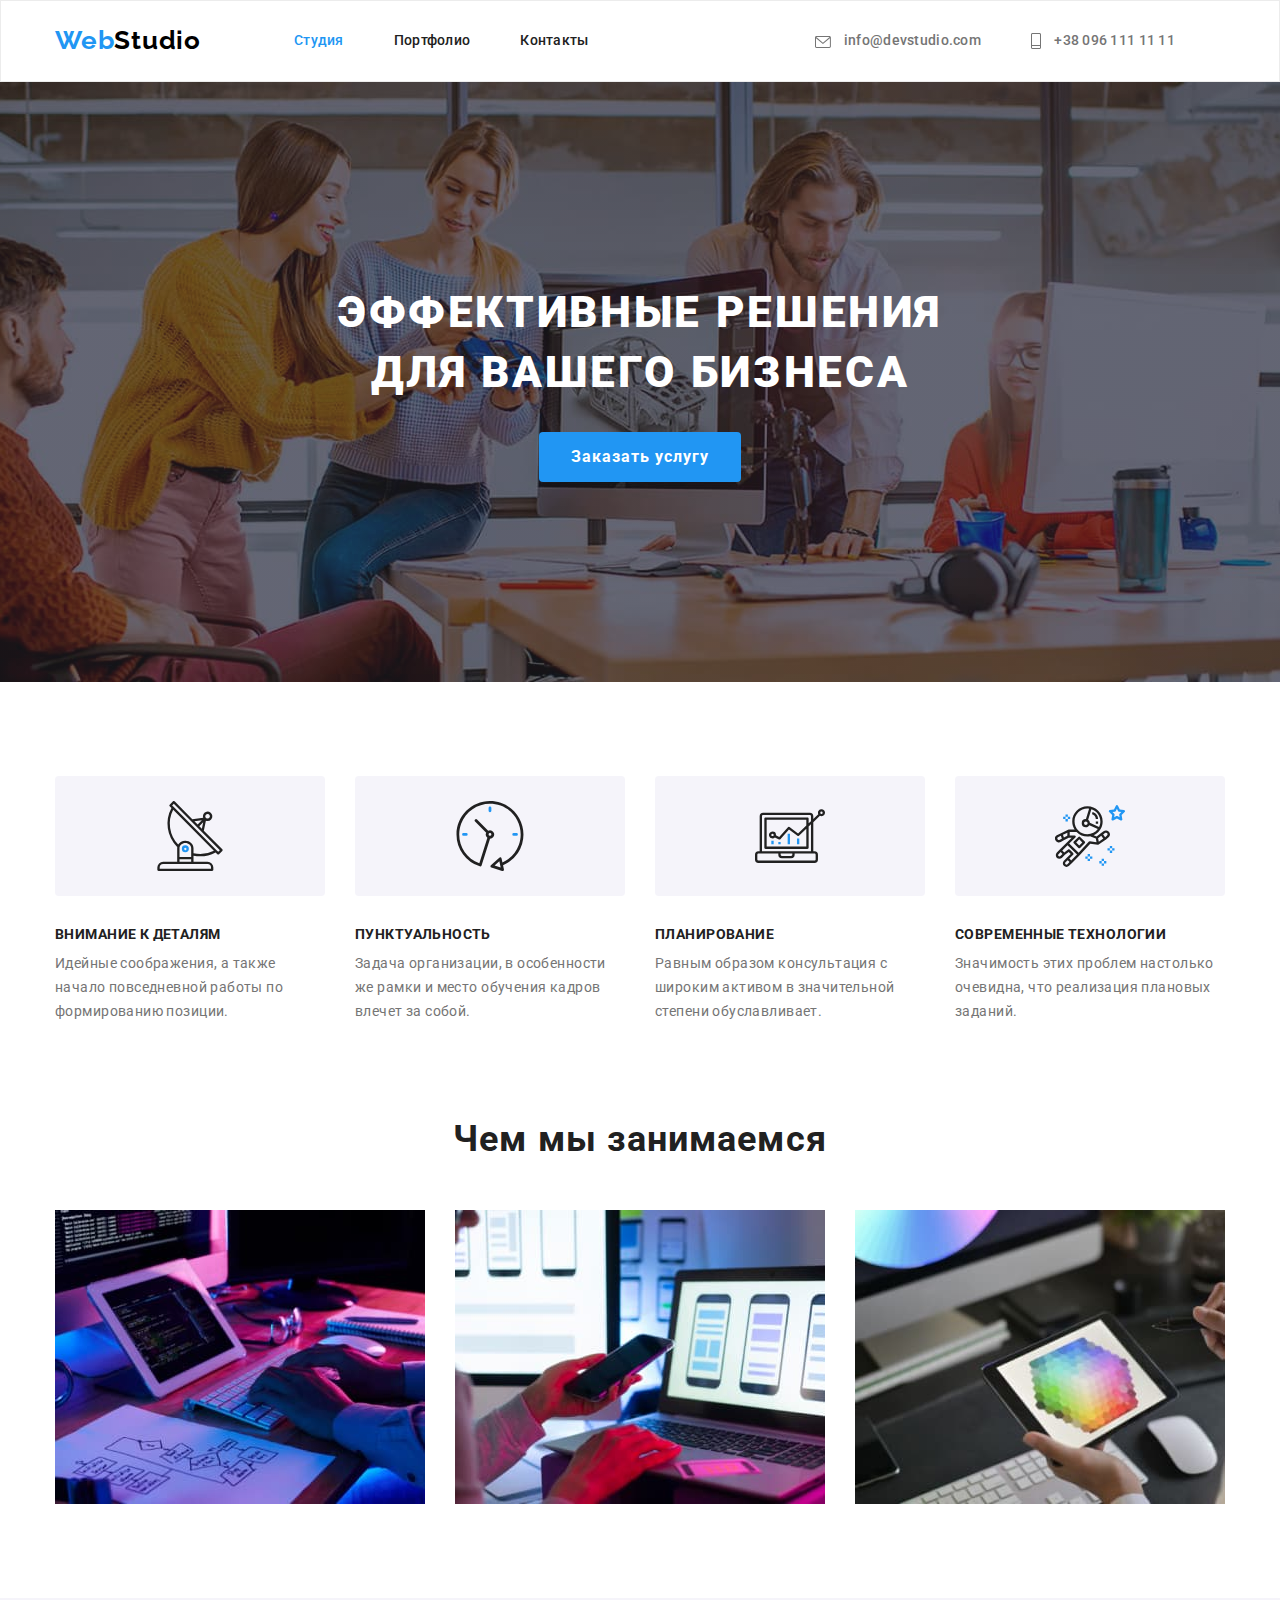
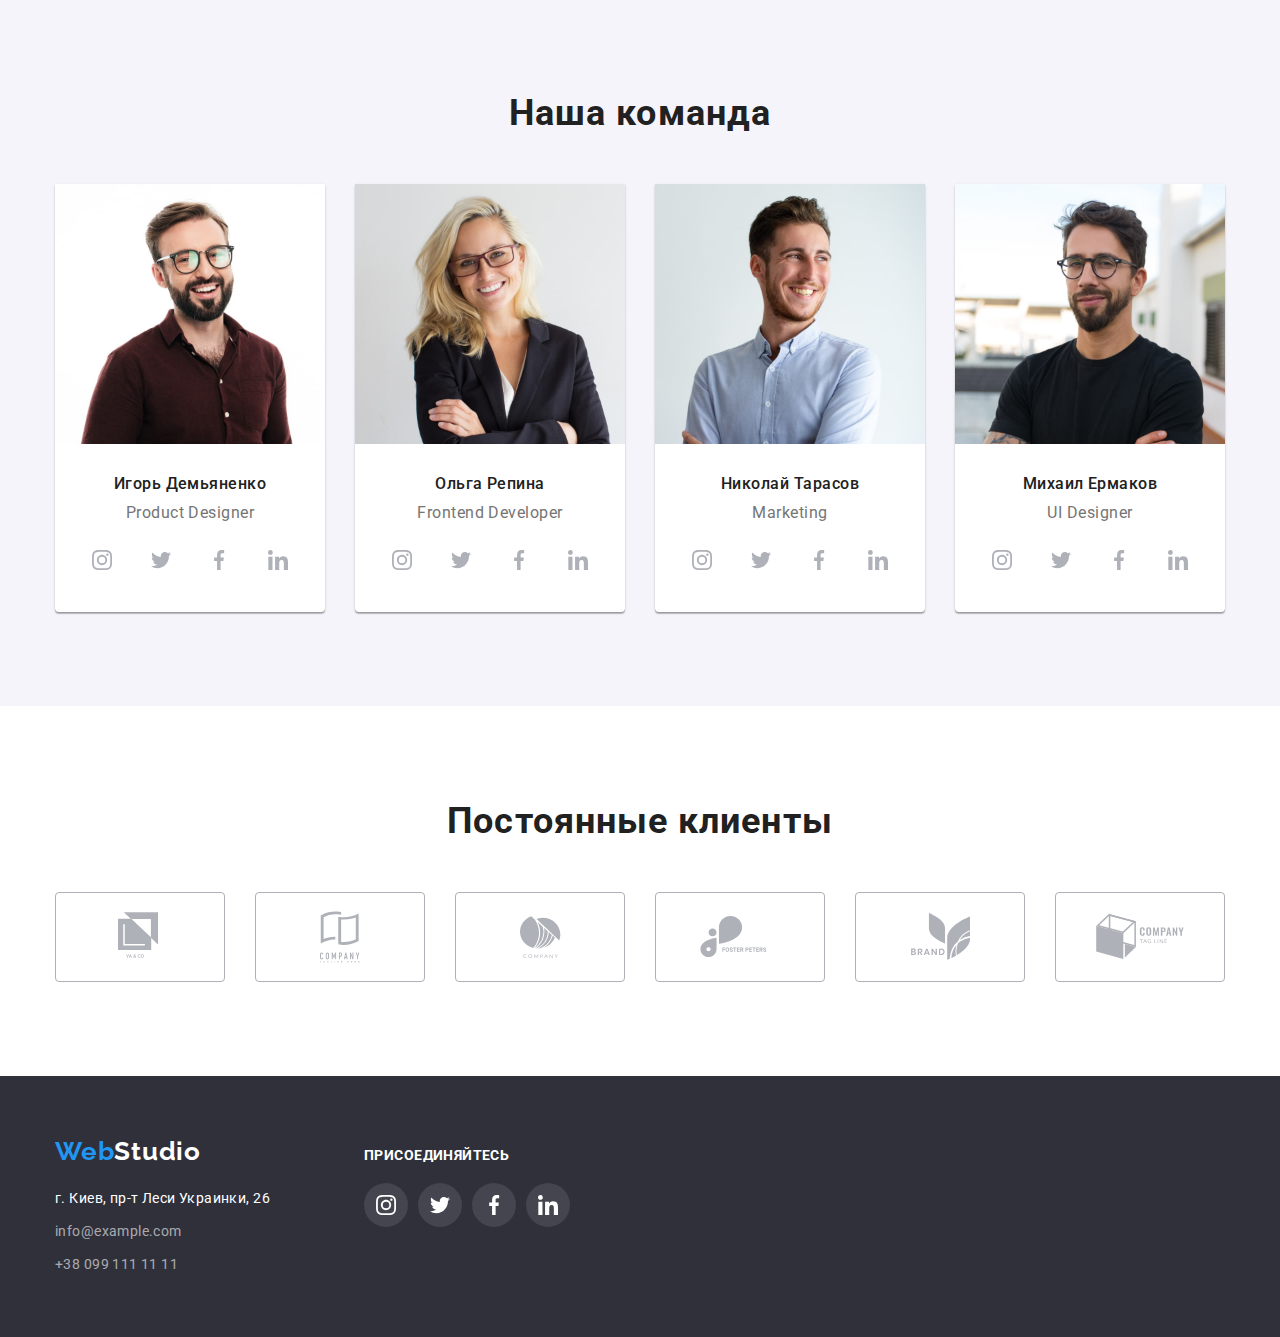
<file: index.html>
<!DOCTYPE html>
<html lang="ru">
  <head>
    <meta charset="UTF-8" />
    <meta name="viewport" content="width=device-width, initial-scale=1.0" />
    <title>WebStudio</title>
    <link
      rel="stylesheet"
      href="https://cdnjs.cloudflare.com/ajax/libs/modern-normalize/1.0.0/modern-normalize.css"
    />
    <link
      href="https://fonts.googleapis.com/css2?family=Raleway:wght@700&family=Roboto:wght@400;500;700;900&display=swap"
      rel="stylesheet"
    />
    <link rel="stylesheet" href="./css/styles.css" />
  </head>
  <body>
    <!-- HEADER -->
    <header class="header">
      <div class="container">
        <nav class="navigation">
          <a
            class="logo logo-header link"
            href="./index.html"
            aria-label="WebStudio Logo"
            lang="en"
            ><span class="logo-item">Web</span>Studio</a
          >
          <ul class="navigation-list list">
            <li class="navigation-list-item">
              <a class="navigation-list-link link current" href="./index.html"
                >Студия</a
              >
            </li>
            <li class="navigation-list-item">
              <a class="navigation-list-link link" href="./portfolio.html"
                >Портфолио</a
              >
            </li>
            <li class="navigation-list-item">
              <a class="navigation-list-link link" href="">Контакты</a>
            </li>
          </ul>
        </nav>
        <address class="address">
          <ul class="header-address-list list">
            <li class="header-address-list-item">
              <a class="header-mail link" href="mailto:info@devstudio.com"
                ><svg class="icon-envelope header-icon">
                  <use href="./images/svg/sprite.svg#icon-envelope"></use>
                </svg>
                info@devstudio.com</a
              >
            </li>
            <li class="header-address-list-item">
              <a class="header-tel-link link" href="tel:+380961111111"
                ><svg class="icon-mobile header-icon">
                  <use href="./images/svg/sprite.svg#icon-mobile"></use>
                </svg>
                +38 096 111 11 11</a
              >
            </li>
          </ul>
        </address>
      </div>
    </header>
    <main>
      <!-- HERO -->
        <section class="hero">
          <h1 class="hero-title">
            Эффективные решения<br />для вашего бизнеса
          </h1>
          <button class="hero-btn" type="button">Заказать услугу</button>
        </section>

      <!-- ADVANTAGES -->
      <section class="advantages">
        <div class="container">
          <h2 hidden>Преимущества</h2>
          <ul class="advantages-list list">
            <li class="advantages-list-item icon-antenna">
              <h3 class="advantages-subtitle">Внимание к деталям</h3>
              <p class="advantages-description">
                Идейные соображения, а также начало повседневной работы по
                формированию позиции.
              </p>
            </li>
            <li class="advantages-list-item icon-clock">
              <h3 class="advantages-subtitle">Пунктуальность</h3>
              <p class="advantages-description">
                Задача организации, в особенности же рамки и место обучения
                кадров влечет за собой.
              </p>
            </li>
            <li class="advantages-list-item icon-diagram">
              <h3 class="advantages-subtitle">Планирование</h3>
              <p class="advantages-description">
                Равным образом консультация с широким активом в значительной
                степени обуславливает.
              </p>
            </li>
            <li class="advantages-list-item icon-astronaut">
              <h3 class="advantages-subtitle">Современные технологии</h3>
              <p class="advantages-description">
                Значимость этих проблем настолько очевидна, что реализация
                плановых заданий.
              </p>
            </li>
          </ul>
        </div>
      </section>

      <!-- ACTIVITIES -->
      <section class="activities">
        <div class="container">
          <h2 class="title">Чем мы занимаемся</h2>
          <ul class="activities-list list">
            <li class="activities-list-item">
              <img
                class="activities-img"
                src="./images/activities/activity_1.jpg"
                alt="Написание кода"
                width="370"
                height="294"
              />
            </li>
            <li class="activities-list-item">
              <img
                class="activities-img"
                src="./images/activities/activity_2.jpg"
                alt="Оптимизация для смартфонов"
                width="370"
                height="294"
              />
            </li>
            <li class="activities-list-item">
              <img
                class="activities-img"
                src="./images/activities/activity_3.jpg"
                alt="Графический дизайн"
                width="370"
                height="294"
              />
            </li>
          </ul>
        </div>
      </section>

      <!-- MASTERS -->
      <section class="masters">
        <div class="container">
          <h2 class="title">Наша команда</h2>
          <ul class="masters-list list">
            <li class="masters-list-item">
              <img
                class="masters-img"
                src="./images/masters/master_1.jpg"
                alt="Игорь Демьяненко"
                width="270"
                height="260"
              />
              <div class="masters-container">
                <h3 class="masters-subtitle">Игорь Демьяненко</h3>
                <p class="masters-description">Product Designer</p>
                <ul class="social-list list">
                  <li class="social-list-item">
                    <a class="social-list-link" href="">
                      <svg class="social-list-svg">
                        <use
                          href="./images/svg/sprite.svg#icon-instagram"
                        ></use>
                      </svg>
                    </a>
                  </li>
                  <li class="social-list-item">
                    <a class="social-list-link" href="">
                      <svg class="social-list-svg">
                        <use href="./images/svg/sprite.svg#icon-twitter"></use>
                      </svg>
                    </a>
                  </li>
                  <li class="social-list-item">
                    <a class="social-list-link" href="">
                      <svg class="social-list-svg">
                        <use href="./images/svg/sprite.svg#icon-facebook"></use>
                      </svg>
                    </a>
                  </li>
                  <li class="social-list-item">
                    <a class="social-list-link" href="">
                      <svg class="social-list-svg">
                        <use href="./images/svg/sprite.svg#icon-linkedin"></use>
                      </svg>
                    </a>
                  </li>
                </ul>
              </div>
            </li>
            <li class="masters-list-item">
              <img
                class="masters-img"
                src="./images/masters/master_2.jpg"
                alt="Ольга Репина"
                width="270"
                height="260"
              />
              <div class="masters-container">
                <h3 class="masters-subtitle">Ольга Репина</h3>
                <p class="masters-description">Frontend Developer</p>
                <ul class="social-list list">
                  <li class="social-list-item">
                    <a class="social-list-link" href="">
                      <svg class="social-list-svg">
                        <use
                          href="./images/svg/sprite.svg#icon-instagram"
                        ></use>
                      </svg>
                    </a>
                  </li>
                  <li class="social-list-item">
                    <a class="social-list-link" href="">
                      <svg class="social-list-svg">
                        <use href="./images/svg/sprite.svg#icon-twitter"></use>
                      </svg>
                    </a>
                  </li>
                  <li class="social-list-item">
                    <a class="social-list-link" href="">
                      <svg class="social-list-svg">
                        <use href="./images/svg/sprite.svg#icon-facebook"></use>
                      </svg>
                    </a>
                  </li>
                  <li class="social-list-item">
                    <a class="social-list-link" href="">
                      <svg class="social-list-svg">
                        <use href="./images/svg/sprite.svg#icon-linkedin"></use>
                      </svg>
                    </a>
                  </li>
                </ul>
              </div>
            </li>
            <li class="masters-list-item">
              <img
                class="masters-img"
                src="./images/masters/master_3.jpg"
                alt="Николай Тарасов"
                width="270"
                height="260"
              />
              <div class="masters-container">
                <h3 class="masters-subtitle">Николай Тарасов</h3>
                <p class="masters-description">Marketing</p>
                <ul class="social-list list">
                  <li class="social-list-item">
                    <a class="social-list-link" href="">
                      <svg class="social-list-svg">
                        <use
                          href="./images/svg/sprite.svg#icon-instagram"
                        ></use>
                      </svg>
                    </a>
                  </li>
                  <li class="social-list-item">
                    <a class="social-list-link" href="">
                      <svg class="social-list-svg">
                        <use href="./images/svg/sprite.svg#icon-twitter"></use>
                      </svg>
                    </a>
                  </li>
                  <li class="social-list-item">
                    <a class="social-list-link" href="">
                      <svg class="social-list-svg">
                        <use href="./images/svg/sprite.svg#icon-facebook"></use>
                      </svg>
                    </a>
                  </li>
                  <li class="social-list-item">
                    <a class="social-list-link" href="">
                      <svg class="social-list-svg">
                        <use href="./images/svg/sprite.svg#icon-linkedin"></use>
                      </svg>
                    </a>
                  </li>
                </ul>
              </div>
            </li>
            <li class="masters-list-item">
              <img
                class="masters-img"
                src="./images/masters/master_4.jpg"
                alt="Михаил Ермаков"
                width="270"
                height="260"
              />
              <div class="masters-container">
                <h3 class="masters-subtitle">Михаил Ермаков</h3>
                <p class="masters-description">UI Designer</p>
                <ul class="social-list list">
                  <li class="social-list-item">
                    <a class="social-list-link" href="">
                      <svg class="social-list-svg">
                        <use
                          href="./images/svg/sprite.svg#icon-instagram"
                        ></use>
                      </svg>
                    </a>
                  </li>
                  <li class="social-list-item">
                    <a class="social-list-link" href="">
                      <svg class="social-list-svg">
                        <use href="./images/svg/sprite.svg#icon-twitter"></use>
                      </svg>
                    </a>
                  </li>
                  <li class="social-list-item">
                    <a class="social-list-link" href="">
                      <svg class="social-list-svg">
                        <use href="./images/svg/sprite.svg#icon-facebook"></use>
                      </svg>
                    </a>
                  </li>
                  <li class="social-list-item">
                    <a class="social-list-link" href="">
                      <svg class="social-list-svg">
                        <use href="./images/svg/sprite.svg#icon-linkedin"></use>
                      </svg>
                    </a>
                  </li>
                </ul>
              </div>
            </li>
          </ul>
        </div>
      </section>

      <!-- CLIENTS -->
      <section class="clients">
        <div class="container">
          <h2 class="title">Постоянные клиенты</h2>
          <ul class="clients-list list">
            <li class="clients-list-item">
              <a class="clients-list-link link" href="">
                <svg class="clients-list-svg client-1">
                  <use href="./images/svg/sprite.svg#icon-logo_1"></use>
                </svg>
              </a>
            </li>
            <li class="clients-list-item">
              <a class="clients-list-link link" href="">
                <svg class="clients-list-svg client-2">
                  <use href="./images/svg/sprite.svg#icon-logo_2"></use>
                </svg>
              </a>
            </li>
            <li class="clients-list-item">
              <a class="clients-list-link link" href="">
                <svg class="clients-list-svg client-3">
                  <use href="./images/svg/sprite.svg#icon-logo_3"></use>
                </svg>
              </a>
            </li>
            <li class="clients-list-item">
              <a class="clients-list-link link" href="">
                <svg class="clients-list-svg client-4">
                  <use href="./images/svg/sprite.svg#icon-logo_4"></use>
                </svg>
              </a>
            </li>
            <li class="clients-list-item">
              <a class="clients-list-link link" href="">
                <svg class="clients-list-svg client-5">
                  <use href="./images/svg/sprite.svg#icon-logo_5"></use>
                </svg>
              </a>
            </li>
            <li class="clients-list-item">
              <a class="clients-list-link link" href="">
                <svg class="clients-list-svg client-6">
                  <use href="./images/svg/sprite.svg#icon-logo_6"></use>
                </svg>
              </a>
            </li>
          </ul>
        </div>
      </section>
    </main>
    <footer class="footer">
      <div class="container">
        <div>
          <a
            class="logo logo-footer link"
            href="./index.html"
            aria-label="WebStudio Logo"
            lang="en"
          >
            <span class="logo-item">Web</span>Studio</a
          >
          <address>
            <ul class="footer-list list">
              <li class="footer-list-item">
                <a
                  class="footer-address link"
                  href="https://goo.gl/maps/Zfj8epgxewDP32ScA"
                  target="blank"
                  >г. Киев, пр-т Леси Украинки, 26</a
                >
              </li>
              <li class="footer-list-item">
                <a class="footer-mail link" href="mailto:info@example.com"
                  >info@example.com</a
                >
              </li>
              <li class="footer-list-item">
                <a class="footer-tel-link link" href="tel:+380991111111"
                  >+38 099 111 11 11</a
                >
              </li>
            </ul>
          </address>
        </div>
        <div class="footer-social-list-container">
          <p class="footer-text">присоединяйтесь</p>
          <ul class="footer-social-list list">
            <li class="footer-social-list-item">
              <a class="footer-social-list-link link" href="">
                <svg class="footer-social-list-svg">
                  <use href="./images/svg/sprite.svg#icon-instagram"></use>
                </svg>
              </a>
            </li>
            <li class="footer-social-list-item">
              <a class="footer-social-list-link link" href="">
                <svg class="footer-social-list-svg">
                  <use href="./images/svg/sprite.svg#icon-twitter"></use>
                </svg>
              </a>
            </li>
            <li class="footer-social-list-item">
              <a class="footer-social-list-link link" href="">
                <svg class="footer-social-list-svg">
                  <use href="./images/svg/sprite.svg#icon-facebook"></use>
                </svg>
              </a>
            </li>
            <li class="footer-social-list-item">
              <a class="footer-social-list-link link" href="">
                <svg class="footer-social-list-svg">
                  <use href="./images/svg/sprite.svg#icon-linkedin"></use>
                </svg>
              </a>
            </li>
          </ul>
        </div>
      </div>
    </footer>
  </body>
</html>
</file>
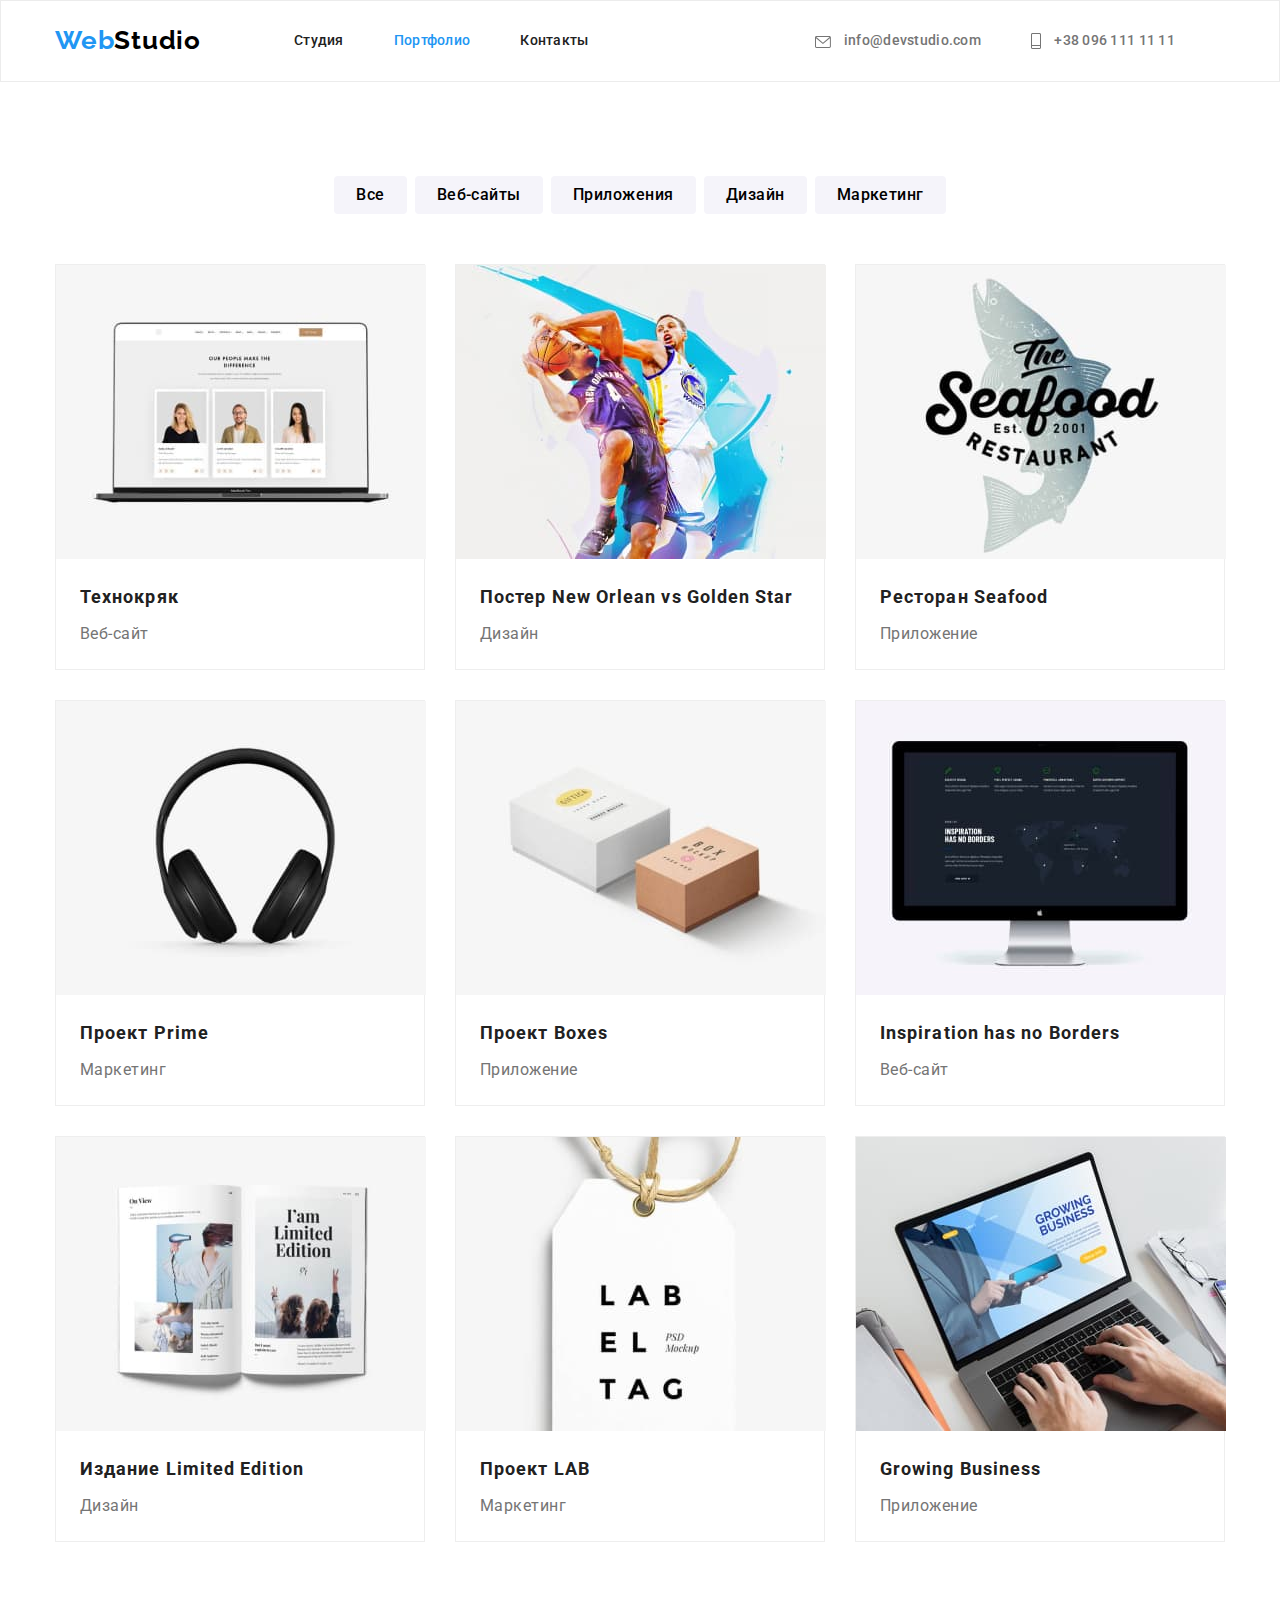
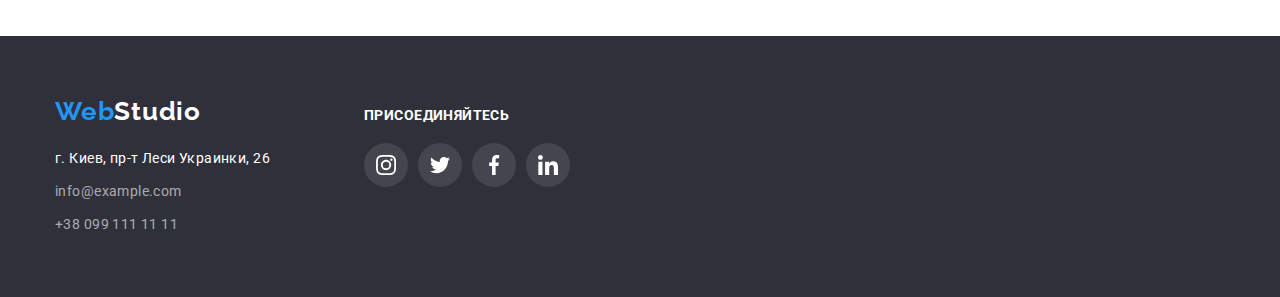
<file: portfolio.html>
<!DOCTYPE html>
<html lang="ru">
  <head>
    <meta charset="UTF-8" />
    <meta name="viewport" content="width=device-width, initial-scale=1.0" />
    <title>Портфолио</title>
    <link
      rel="stylesheet"
      href="https://cdnjs.cloudflare.com/ajax/libs/modern-normalize/1.0.0/modern-normalize.css"
    />
    <link
      href="https://fonts.googleapis.com/css2?family=Raleway:wght@700&family=Roboto:wght@400;500;700;900&display=swap"
      rel="stylesheet"
    />
    <link rel="stylesheet" href="./css/styles.css" />
  </head>
  <body>
    <!-- HEADER -->
    <header class="header">
      <div class="container">
        <nav class="navigation">
          <a
            class="logo logo-header link"
            href="./index.html"
            aria-label="WebStudio Logo"
            lang="en"
            ><span class="logo-item">Web</span>Studio</a
          >
          <ul class="navigation-list list">
            <li class="navigation-list-item">
              <a class="navigation-list-link link" href="./index.html"
                >Студия</a
              >
            </li>
            <li class="navigation-list-item">
              <a
                class="navigation-list-link link current"
                href="./portfolio.html"
                >Портфолио</a
              >
            </li>
            <li class="navigation-list-item">
              <a class="navigation-list-link link" href="">Контакты</a>
            </li>
          </ul>
        </nav>
        <address class="address">
          <ul class="header-address-list list">
            <li class="header-address-list-item">
              <a class="header-mail link" href="mailto:info@devstudio.com"
                ><svg class="icon-envelope header-icon">
                  <use href="./images/svg/sprite.svg#icon-envelope"></use>
                </svg>
                info@devstudio.com</a
              >
            </li>
            <li class="header-address-list-item">
              <a class="header-tel-link link" href="tel:+380961111111"
                ><svg class="icon-mobile header-icon">
                  <use href="./images/svg/sprite.svg#icon-mobile"></use>
                </svg>
                +38 096 111 11 11</a
              >
            </li>
          </ul>
        </address>
      </div>
    </header>
    <main>
      <!-- PROJECTS -->
      <section class="projects">
        <div class="container">
          <h1 hidden>Наши проекты</h1>
          <ul class="projects-btn-list list">
            <li class="projects-btn-list-item">
              <button class="projects-btn" type="button">Все</button>
            </li>
            <li class="projects-btn-list-item">
              <button class="projects-btn" type="button">Веб-сайты</button>
            </li>
            <li class="projects-btn-list-item">
              <button class="projects-btn" type="button">Приложения</button>
            </li>
            <li class="projects-btn-list-item">
              <button class="projects-btn" type="button">Дизайн</button>
            </li>
            <li class="projects-btn-list-item">
              <button class="projects-btn" type="button">Маркетинг</button>
            </li>
          </ul>
          <ul class="projects-list list">
            <li class="projects-list-item">
              <a class="projects-list-link link" href=""
                ><img
                  class="projects-img"
                  src="./images/portfolio-projects/technokriak.jpg"
                  alt="Ноутбук с открытой страницей в Интернете"
                  width="370"
                  height="294"
                />
                <div class="projects-container">
                  <h2 class="projects-subtitle">Технокряк</h2>
                  <p class="projects-description">Веб-сайт</p>
                </div>
              </a>
            </li>
            <li class="projects-list-item">
              <a class="projects-list-link link" href=""
                ><img
                  class="projects-img"
                  src="./images/portfolio-projects/poster-new-orlean-vs-golden-star.jpg"
                  alt="Два баскетболиста с мячом"
                  width="370"
                  height="294"
                />
                <div class="projects-container">
                  <h2 class="projects-subtitle">
                    Постер <span lang="en">New Orlean vs Golden Star</span>
                  </h2>
                  <p class="projects-description">Дизайн</p>
                </div>
              </a>
            </li>
            <li class="projects-list-item">
              <a class="projects-list-link link" href=""
                ><img
                  class="projects-img"
                  src="./images/portfolio-projects/restaurant-seafood.jpg"
                  alt="Логотип ресторана Seafood"
                  width="370"
                  height="294"
                />
                <div class="projects-container">
                  <h2 class="projects-subtitle">
                    Ресторан <span lang="en">Seafood</span>
                  </h2>
                  <p class="projects-description">Приложение</p>
                </div>
              </a>
            </li>
            <li class="projects-list-item">
              <a class="projects-list-link link" href=""
                ><img
                  class="projects-img"
                  src="./images/portfolio-projects/project-prime.jpg"
                  alt="Наушники"
                  width="370"
                  height="294"
                />
                <div class="projects-container">
                  <h2 class="projects-subtitle">
                    Проект <span lang="en">Prime</span>
                  </h2>
                  <p class="projects-description">Маркетинг</p>
                </div>
              </a>
            </li>
            <li class="projects-list-item">
              <a class="projects-list-link link" href=""
                ><img
                  class="projects-img"
                  src="./images/portfolio-projects/project-boxes.jpg"
                  alt="Две коробки"
                  width="370"
                  height="294"
                />
                <div class="projects-container">
                  <h2 class="projects-subtitle">
                    Проект <span lang="en">Boxes</span>
                  </h2>
                  <p class="projects-description">Приложение</p>
                </div>
              </a>
            </li>
            <li class="projects-list-item">
              <a class="projects-list-link link" href=""
                ><img
                  class="projects-img"
                  src="./images/portfolio-projects/inspiration-has-no-borders.jpg"
                  alt="Экран монитора"
                  width="370"
                  height="294"
                />
                <div class="projects-container">
                  <h2 class="projects-subtitle">
                    <span lang="en">Inspiration has no Borders</span>
                  </h2>
                  <p class="projects-description">Веб-сайт</p>
                </div>
              </a>
            </li>
            <li class="projects-list-item">
              <a class="projects-list-link link" href=""
                ><img
                  class="projects-img"
                  src="./images/portfolio-projects/izdanie-limited-edition.jpg"
                  alt="Открытая книга"
                  width="370"
                  height="294"
                />
                <div class="projects-container">
                  <h2 class="projects-subtitle">
                    Издание <span lang="en">Limited Edition</span>
                  </h2>
                  <p class="projects-description">Дизайн</p>
                </div>
              </a>
            </li>
            <li class="projects-list-item">
              <a class="projects-list-link link" href=""
                ><img
                  class="projects-img"
                  src="./images/portfolio-projects/project-lab.jpg"
                  alt="Этикетка"
                  width="370"
                  height="294"
                />
                <div class="projects-container">
                  <h2 class="projects-subtitle">
                    Проект <span lang="en">LAB</span>
                  </h2>
                  <p class="projects-description">Маркетинг</p>
                </div>
              </a>
            </li>
            <li class="projects-list-item">
              <a class="projects-list-link link" href=""
                ><img
                  class="projects-img"
                  src="./images/portfolio-projects/growing-business.jpg"
                  alt="Ноутбук, за которым работают"
                  width="370"
                  height="294"
                />
                <div class="projects-container">
                  <h2 class="projects-subtitle" lang="en">Growing Business</h2>
                  <p class="projects-description">Приложение</p>
                </div>
              </a>
            </li>
          </ul>
        </div>
      </section>
    </main>
    <footer class="footer">
      <div class="container">
        <div>
          <a
            class="logo logo-footer link"
            href="./index.html"
            aria-label="WebStudio Logo"
            lang="en"
          >
            <span class="logo-item">Web</span>Studio</a
          >
          <address>
            <ul class="footer-list list">
              <li class="footer-list-item">
                <a
                  class="footer-address link"
                  href="https://goo.gl/maps/Zfj8epgxewDP32ScA"
                  target="blank"
                  >г. Киев, пр-т Леси Украинки, 26</a
                >
              </li>
              <li class="footer-list-item">
                <a class="footer-mail link" href="mailto:info@example.com"
                  >info@example.com</a
                >
              </li>
              <li class="footer-list-item">
                <a class="footer-tel-link link" href="tel:+380991111111"
                  >+38 099 111 11 11</a
                >
              </li>
            </ul>
          </address>
        </div>
        <div class="footer-social-list-container">
          <p class="footer-text">присоединяйтесь</p>
          <ul class="footer-social-list list">
            <li class="footer-social-list-item">
              <a class="footer-social-list-link link" href="">
                <svg class="footer-social-list-svg">
                  <use href="./images/svg/sprite.svg#icon-instagram"></use>
                </svg>
              </a>
            </li>
            <li class="footer-social-list-item">
              <a class="footer-social-list-link link" href="">
                <svg class="footer-social-list-svg">
                  <use href="./images/svg/sprite.svg#icon-twitter"></use>
                </svg>
              </a>
            </li>
            <li class="footer-social-list-item">
              <a class="footer-social-list-link link" href="">
                <svg class="footer-social-list-svg">
                  <use href="./images/svg/sprite.svg#icon-facebook"></use>
                </svg>
              </a>
            </li>
            <li class="footer-social-list-item">
              <a class="footer-social-list-link link" href="">
                <svg class="footer-social-list-svg">
                  <use href="./images/svg/sprite.svg#icon-linkedin"></use>
                </svg>
              </a>
            </li>
          </ul>
        </div>
      </div>
    </footer>
  </body>
</html>
</file>
<file: css/styles.css>
:root {
  --main-font: "Roboto", sans-serif;
  --secondary-font: "Raleway", sans-serif;
  --main-light-theme-color: #757575;
  --main-dark-theme-color: rgba(255, 255, 255, 0.6);
  --logo-color: #000000;
  --title-light-theme-color: #212121;
  --title-dark-theme-color: #ffffff;
  --accent-color: #2196f3;
  --background-dark-theme: #2f303a;
  --background-light-theme: #f5f4fa;
  --border-color: #eeeeee;
  --icon-theme: #afb1b8;
}

*,
*::before,
*::after {
  margin: 0;
  padding: 0;
}

body {
  font-family: var(--main-font);
}

.list {
  list-style: none;
}
.link {
  font-style: normal;
  text-decoration: none;
  cursor: pointer;
}

img {
  display: block;
}

.container {
  width: 1200px;
  padding: 0 15px;
  margin: 0 auto;
}

/*  ============ COMPONENTS  ============ */
.title {
  font-weight: 700;
  font-size: 36px;
  line-height: 1.167;
  text-align: center;
  letter-spacing: 0.03em;
  color: var(--title-light-theme-color);
}

.logo {
  font-family: var(--secondary-font);
  font-weight: 700;
  font-size: 26px;
  line-height: 1.192;
  letter-spacing: 0.03em;
}
/*  ============ END COMPONENTS  ============ */

/*  ============ HEADER  ============ */

.header {
  border: 1px solid #ececec;
}

.header .container {
  display: flex;
  align-items: center;
}

.header .link {
  display: block;
  padding-top: 24px;
  padding-bottom: 25px;
}

.navigation {
  display: flex;
  align-items: center;
}

.navigation-list {
  display: flex;
}

.header-address-list {
  display: flex;
  align-items: center;
}

.logo {
  margin-right: 93px;
}

.navigation-list-item:not(:last-child) {
  margin-right: 50px;
}

.header .address {
  margin-left: auto;
}

.header-address-list-item {
  margin-right: 50px;
}

.logo-header {
  color: var(--logo-color);
}

.navigation-list-link {
  font-weight: 500;
  font-size: 14px;
  line-height: 1.143;
  letter-spacing: 0.02em;
  color: var(--title-light-theme-color);
}

.navigation-list-link.current,
.logo-item,
.navigation-list-link:hover,
.navigation-list-link:focus,
.header-tel-link:hover,
.header-tel-link:focus,
.header-mail:hover,
.header-mail:focus {
  color: var(--accent-color);
}

.header-mail,
.header-tel-link {
  font-weight: 500;
  font-size: 14px;
  line-height: 1.143;
  letter-spacing: 0.02em;
  color: var(--main-light-theme-color);
}

.icon-envelope {
  width: 16px;
  height: 12px;
}

.icon-mobile {
  width: 10px;
  height: 16px;
}

.header-icon {
  margin-right: 10px;
  vertical-align: middle;
  fill: var(--main-light-theme-color);
}

.header-mail:hover .icon-envelope,
.header-tel-link:hover .icon-mobile {
  fill: var(--accent-color);
}

/*  ============ END HEADER  ============ */

/*  ============ HERO  ============ */
.hero {
  padding-top: 200px;
  padding-bottom: 200px;
  text-align: center;
  max-width: 1600px;
  min-height: 600px;
  margin-left: auto;
  margin-right: auto;
  background: var(--background-dark-theme);
  background-image: linear-gradient(
      to right,
      rgba(47, 48, 58, 0.4),
      rgba(47, 48, 58, 0.4)
    ),
    url(../images/hero/hero-bg.jpg);
  background-repeat: no-repeat;
  background-size: cover;
  background-position: center;
}

.hero-title {
  font-weight: 900;
  font-size: 44px;
  line-height: 1.364;
  letter-spacing: 0.06em;
  text-transform: uppercase;
  color: var(--title-dark-theme-color);
  margin-bottom: 30px;
}

.hero-btn {
  font-family: var(--main-font);
  font-weight: 700;
  font-size: 16px;
  line-height: 1.875;
  letter-spacing: 0.06em;
  color: var(--title-dark-theme-color);
  background-color: var(--accent-color);
  min-width: 200px;
  height: 50px;
  padding: 10px 32px;
  border: 0px;
  border-radius: 4px;
}
/*  ============ END HERO  ============ */

/*  ============ ADVANTAGES  ============ */
.advantages-list {
  display: flex;
}

.advantages-list-item:not(:last-child) {
  margin-right: 30px;
}

.advantages-list-item {
  width: 270px;
}

.advantages .container {
  padding-top: 94px;
  padding-bottom: 94px;
}

.advantages-subtitle {
  font-weight: 700;
  font-size: 14px;
  line-height: 1.143;
  letter-spacing: 0.03em;
  text-transform: uppercase;
  color: var(--title-light-theme-color);
  margin-bottom: 10px;
}

.advantages-description {
  font-weight: 400;
  font-size: 14px;
  line-height: 1.714;
  letter-spacing: 0.03em;
  color: var(--main-light-theme-color);
}

.advantages-list-item::before {
  display: block;
  content: "";
  height: 120px;
  margin-bottom: 30px;
  border-radius: 4px;
  background: var(--background-light-theme);
  background-size: 70px;
  background-repeat: no-repeat;
  background-position: center;
}

.icon-antenna::before {
  background-image: url("../images/svg/antenna.svg");
}

.icon-clock::before {
  background-image: url("../images/svg/clock.svg");
}

.icon-diagram::before {
  background-image: url("../images/svg/diagram.svg");
}

.icon-astronaut::before {
  background-image: url("../images/svg/astronaut.svg");
}

/*  ============ END ADVANTAGES  ============ */

/*  ============ ACTIVITIES  ============ */
.activities .title {
  margin-bottom: 50px;
}

.activities-list {
  display: flex;
}

.activities-list-item:not(:last-child) {
  margin-right: 30px;
}

.activities .container {
  padding-bottom: 94px;
}

/*  ============ END ACTIVITIES  ============ */

/*  ============ MASTERS  ============ */
.masters {
  background-color: var(--background-light-theme);
  text-align: center;
}

.masters .container {
  padding-top: 94px;
  padding-bottom: 94px;
}

.masters-list {
  display: flex;
}

.masters .title {
  margin-bottom: 50px;
}

.masters-list-item:not(:last-child) {
  margin-right: 30px;
}

.masters-list-item {
  width: 270px;
  background-color: var(--title-dark-theme-color);
  border-radius: 0px 0px 4px 4px;
  box-shadow: 0px 1px 3px rgba(0, 0, 0, 0.12), 0px 1px 1px rgba(0, 0, 0, 0.14),
    0px 2px 1px rgba(0, 0, 0, 0.2);
}

.masters-subtitle {
  font-weight: 500;
  font-size: 16px;
  line-height: 1.188;
  letter-spacing: 0.03em;
  color: var(--title-light-theme-color);
  margin-bottom: 10px;
}

.masters-description {
  margin-bottom: 16px;
  font-weight: 400;
  font-size: 16px;
  line-height: 1.188;
  letter-spacing: 0.03em;
  color: var(--main-light-theme-color);
}

.masters-container {
  padding-top: 30px;
  padding-bottom: 30px;
  padding-left: 10px;
  padding-right: 10px;
}

.social-list-link {
  display: flex;
  align-items: center;
  justify-content: center;
  width: 44px;
  height: 44px;
  border-radius: 50%;
}

.social-list-svg {
  width: 20px;
  height: 20px;
  fill: var(--icon-theme);
}

.social-list {
  display: flex;
  justify-content: space-evenly;
}

.social-list-link:hover {
  background-color: var(--accent-color);
}

.social-list-link:hover .social-list-svg {
  fill: var(--title-dark-theme-color);
}
/*  ============ END MASTERS  ============ */

/*  ============ CLIENTS  ============ */
.clients {
  padding-top: 94px;
  padding-bottom: 94px;
}

.clients .title {
  margin-bottom: 50px;
}

.clients-list-link {
  display: flex;
  align-items: center;
  justify-content: center;
  width: 170px;
  height: 90px;
  border: 1px solid var(--icon-theme);
  border-radius: 4px;
}

.clients-list {
  display: flex;
  justify-content: space-between;
}

.client-1 {
  width: 44.27px;
  height: 49.23px;
}

.client-2 {
  width: 40px;
  height: 52px;
}

.client-3 {
  width: 41px;
  height: 42.6px;
}

.client-4 {
  width: 79.66px;
  height: 42.02px;
}

.client-5 {
  width: 59px;
  height: 47px;
}

.client-6 {
  width: 88.48px;
  height: 45.44px;
}

.clients-list-svg {
  fill: var(--icon-theme);
}

.clients-list-link:hover .clients-list-svg,
.clients-list-link:focus .clients-list-svg {
  fill: var(--accent-color);
}

.clients-list-link:hover,
.clients-list-link:focus {
  border: 1px solid var(--accent-color);
}

/*  ============ END CLIENTS  ============ */

/*  ============ PORTFOLIO PROJECTS  ============ */
.projects .container {
  padding-top: 94px;
  padding-bottom: 94px;
}

.projects-btn-list {
  display: flex;
  justify-content: center;
  margin-bottom: 50px;
}

.projects-btn {
  font-weight: 500;
  font-size: 16px;
  line-height: 1.625;
  letter-spacing: 0.03em;
  padding: 6px 22px;
  border-radius: 4px;
  border: 0px;
  background-color: var(--background-light-theme);
  cursor: pointer;
}

.projects-btn-list-item:not(:last-child) {
  margin-right: 8px;
}

.projects-btn:hover,
.projects-btn:focus {
  color: var(--title-dark-theme-color);
  background-color: var(--accent-color);
}

.projects-list {
  display: flex;
  flex-wrap: wrap;
}

.projects-list-link {
  display: block;
}

.projects-list-link:hover {
  box-shadow: 0px 1px 1px rgba(0, 0, 0, 0.12), 0px 4px 4px rgba(0, 0, 0, 0.06),
    1px 4px 6px rgba(0, 0, 0, 0.16);
}

.projects-list-item:not(:nth-child(3n)) {
  margin-right: 30px;
}

.projects-list-item:not(:nth-last-child(-n + 3)) {
  margin-bottom: 30px;
}

.projects-list-item {
  width: 370px;
  background: var(--title-dark-theme-color);
  border: 1px solid var(--border-color);
}

.projects-container {
  padding: 20px 24px;
}

.projects-subtitle {
  font-weight: 700;
  font-size: 18px;
  line-height: 2;
  letter-spacing: 0.06em;
  color: var(--title-light-theme-color);
  margin-bottom: 4px;
}
.projects-description {
  font-weight: 400;
  font-size: 16px;
  line-height: 1.875;
  letter-spacing: 0.03em;
  color: var(--main-light-theme-color);
}
/*  ============ END PORTFOLIO PROJECTS  ============ */

/*  ============ FOOTER  ============ */
.footer {
  background-color: var(--background-dark-theme);
}

.footer .container {
  display: flex;
  align-items: baseline;
  padding-top: 60px;
  padding-bottom: 60px;
}

.logo-footer {
  color: var(--title-dark-theme-color);
  display: block;
  margin-bottom: 20px;
}

.footer-list-item:not(:last-child) {
  margin-bottom: 9px;
}

.footer-address,
.footer-mail,
.footer-tel-link {
  font-weight: 400;
  font-size: 14px;
  line-height: 1.714;
  letter-spacing: 0.03em;
}

.footer-address {
  color: var(--title-dark-theme-color);
}

.footer-mail,
.footer-tel-link {
  color: var(--main-dark-theme-color);
}

.footer-address:hover,
.footer-address:focus,
.footer-mail:hover,
.footer-mail:focus,
.footer-tel-link:hover,
.footer-tel-link:focus {
  color: var(--accent-color);
}

.footer-social-list-container {
  margin-left: 70px;
}

.footer-text {
  font-weight: 700;
  font-size: 14px;
  line-height: 1.142;
  letter-spacing: 0.03em;
  text-transform: uppercase;
  color: var(--title-dark-theme-color);
  margin-bottom: 20px;
}
.footer-social-list {
  display: flex;
}

.footer-social-list-item:not(:last-child) {
  margin-right: 10px;
}

.footer-social-list-link {
  display: flex;
  align-items: center;
  justify-content: center;
  width: 44px;
  height: 44px;
  border-radius: 50%;
  background-color: rgba(255, 255, 255, 0.1);
}

.footer-social-list-link:hover {
  background-color: var(--accent-color);
}

.footer-social-list-svg {
  width: 20px;
  height: 20px;
  fill: var(--title-dark-theme-color);
}
/*  ============ END FOOTER  ============ */
</file>
